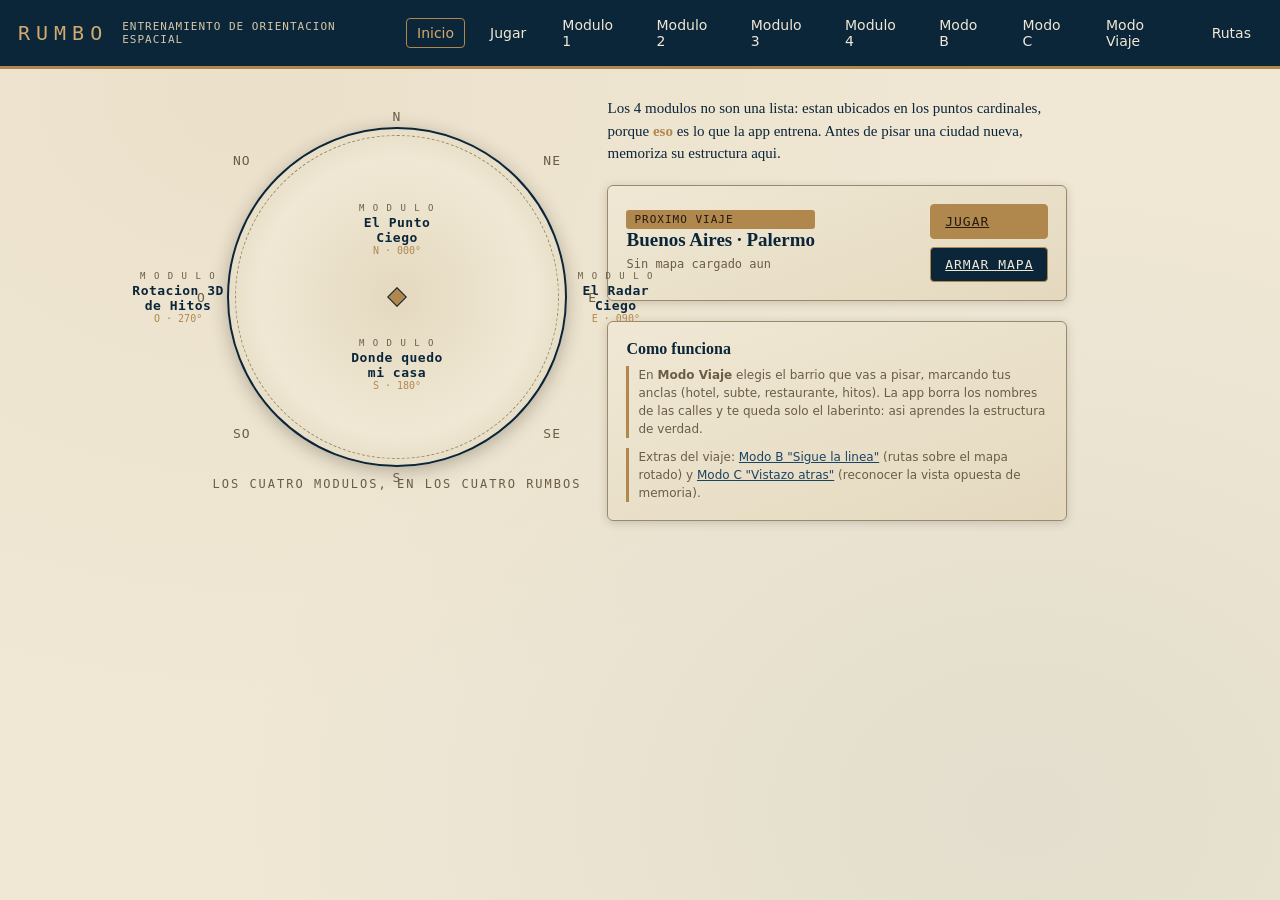
<file: index.html>
<!DOCTYPE html>
<html lang="es-AR">
<head>
  <meta charset="UTF-8">
  <meta name="viewport" content="width=device-width, initial-scale=1.0, viewport-fit=cover">
  <title>RUMBO - Entrenamiento de orientacion</title>
  <meta name="description" content="Entrena tu sentido de la orientacion antes de viajar.">
  <meta name="theme-color" content="#0b2539">
  <link rel="manifest" href="manifest.webmanifest">
  <link rel="icon" href="icons/icono.svg" type="image/svg+xml">
  <link rel="stylesheet" href="css/estilos.css">
</head>
<body>

  <header class="topbar">
    <div class="titulo">RUMBO</div>
    <div class="sub">ENTRENAMIENTO DE ORIENTACION ESPACIAL</div>
    <div class="spacer"></div>
    <a href="index.html" class="activo">Inicio</a>
    <a href="juego.html">Jugar</a>
    <a href="modulo1.html">Modulo 1</a>
    <a href="modulo2.html">Modulo 2</a>
    <a href="modulo3.html">Modulo 3</a>
    <a href="modulo4.html">Modulo 4</a>
    <a href="modulob.html">Modo B</a>
    <a href="moduloc.html">Modo C</a>
    <a href="mapa.html">Modo Viaje</a>
    <a href="rutas.html">Rutas</a>
  </header>

  <main class="inicio-wrap">

    <section class="rosa-col">
      <div class="rosa">
        <div class="circulo"></div>
        <div class="rosa-grados"></div>

        <span class="cardinal c0">N</span>
        <span class="cardinal c45">NE</span>
        <span class="cardinal c90">E</span>
        <span class="cardinal c135">SE</span>
        <span class="cardinal c180">S</span>
        <span class="cardinal c225">SO</span>
        <span class="cardinal c270">O</span>
        <span class="cardinal c315">NO</span>

        <a class="modulo n" href="modulo1.html" data-mod="1">
          <span class="med">M O D U L O</span>
          <span class="nom">El Punto Ciego</span>
          <span class="grado">N &middot; 000&deg;</span>
        </a>
        <a class="modulo e" href="modulo2.html" data-mod="2">
          <span class="med">M O D U L O</span>
          <span class="nom">El Radar Ciego</span>
          <span class="grado">E &middot; 090&deg;</span>
        </a>
        <a class="modulo s" href="modulo3.html" data-mod="3">
          <span class="med">M O D U L O</span>
          <span class="nom">Donde quedo mi casa</span>
          <span class="grado">S &middot; 180&deg;</span>
        </a>
        <a class="modulo o" href="modulo4.html" data-mod="4">
          <span class="med">M O D U L O</span>
          <span class="nom">Rotacion 3D de Hitos</span>
          <span class="grado">O &middot; 270&deg;</span>
        </a>

        <div class="punto"></div>
      </div>
      <div class="rosa-caption">LOS CUATRO MODULOS, EN LOS CUATRO RUMBOS</div>
    </section>

    <section class="col-der">
      <div class="saludo">
        Los 4 modulos no son una lista: estan ubicados en los puntos cardinales,
        porque <strong>eso</strong> es lo que la app entrena. Antes de pisar una ciudad nueva,
        memoriza su estructura aqui.
      </div>

      <div class="tarjeta viaje-card" id="viaje-card">
        <div>
          <div class="badge">PROXIMO VIAJE</div>
          <div class="nombre" id="viaje-nombre">Buenos Aires &middot; Palermo</div>
          <div class="datos" id="viaje-datos">Sin mapa cargado aun</div>
        </div>
        <div class="acciones">
          <a class="btn bronce" href="juego.html">Jugar</a>
          <a class="btn" href="mapa.html">Armar mapa</a>
        </div>
      </div>

      <div class="tarjeta">
        <h3>Como funciona</h3>
        <div class="hint">
          En <strong>Modo Viaje</strong> elegis el barrio que vas a pisar, marcando tus anclas
          (hotel, subte, restaurante, hitos). La app borra los nombres de las calles y te queda
          solo el laberinto: asi aprendes la estructura de verdad.
        </div>
        <div class="hint" style="margin-top:10px;">
          Extras del viaje: <a href="modulob.html">Modo B "Sigue la linea"</a> (rutas sobre el
          mapa rotado) y <a href="moduloc.html">Modo C "Vistazo atras"</a> (reconocer la vista
          opuesta de memoria).
        </div>
      </div>
    </section>

  </main>

  <script>
    var viaje = null;
    try {
      var todos = JSON.parse(localStorage.getItem("rumbo_viajes") || "{}") || {};
      var ids = Object.keys(todos);
      if (ids.length) {
        var aid = localStorage.getItem("rumbo_activo");
        viaje = (aid && todos[aid]) ? todos[aid] : todos[ids[0]];
      } else {
        viaje = JSON.parse(localStorage.getItem("rumbo_viaje") || "null");
      }
    } catch (e) {}
    if (viaje && viaje.anclas) {
      document.getElementById("viaje-nombre").textContent = viaje.nombre;
      document.getElementById("viaje-datos").innerHTML =
        '<span class="mono">' + viaje.anclas.length + "</span> anclas &middot; <span class=\"mono\">" +
        (viaje.esqueleto ? "esqueleto listo" : "esqueleto pendiente") + "</span>";
    }
    if (navigator.serviceWorker) {
      navigator.serviceWorker.register("sw.js").catch(function () {});
    }
  </script>
</body>
</html>
</file>
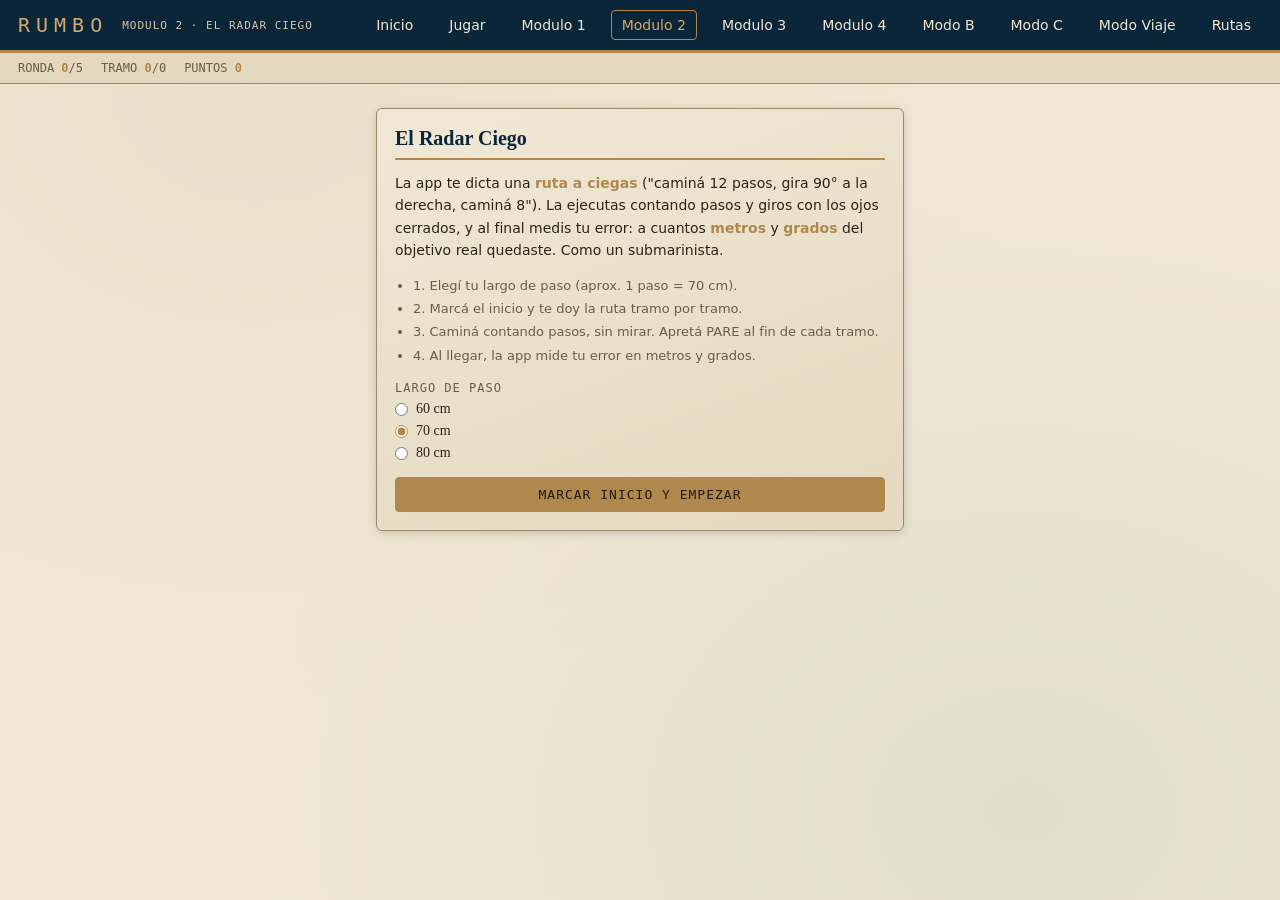
<file: modulo2.html>
<!DOCTYPE html>
<html lang="es-AR">
<head>
  <meta charset="UTF-8">
  <meta name="viewport" content="width=device-width, initial-scale=1.0, viewport-fit=cover">
  <title>RUMBO - Modulo 2: El Radar Ciego</title>
  <meta name="theme-color" content="#0b2539">
  <link rel="manifest" href="manifest.webmanifest">
  <link rel="icon" href="icons/icono.svg" type="image/svg+xml">
  <link rel="stylesheet" href="css/estilos.css">
</head>
<body>

  <header class="topbar">
    <div class="titulo">RUMBO</div>
    <div class="sub">MODULO 2 &middot; EL RADAR CIEGO</div>
    <div class="spacer"></div>
    <a href="index.html">Inicio</a>
    <a href="juego.html">Jugar</a>
    <a href="modulo1.html">Modulo 1</a>
    <a href="modulo2.html" class="activo">Modulo 2</a>
    <a href="modulo3.html">Modulo 3</a>
    <a href="modulo4.html">Modulo 4</a>
    <a href="modulob.html">Modo B</a>
    <a href="moduloc.html">Modo C</a>
    <a href="mapa.html">Modo Viaje</a>
    <a href="rutas.html">Rutas</a>
  </header>

  <div class="estado">
    <span>RONDA <span class="num" id="ronda-actual">0</span>/<span id="ronda-total" class="mono">5</span></span>
    <span>TRAMO <span class="num" id="tramo-actual">0</span>/<span id="tramo-total" class="mono">0</span></span>
    <span>PUNTOS <span class="num" id="puntaje">0</span></span>
  </div>

  <main class="modulo2">

    <section class="tarjeta fase" id="fase-inicial">
      <h2>El Radar Ciego</h2>
      <p class="blurb">
        La app te dicta una <b>ruta a ciegas</b> ("caminá 12 pasos, gira 90&deg;
        a la derecha, caminá 8"). La ejecutas contando pasos y giros con los
        ojos cerrados, y al final medis tu error: a cuantos <b>metros</b> y
        <b>grados</b> del objetivo real quedaste. Como un submarinista.
      </p>
      <ul class="pasos">
        <li>1. Elegí tu largo de paso (aprox. 1 paso = 70 cm).</li>
        <li>2. Marcá el inicio y te doy la ruta tramo por tramo.</li>
        <li>3. Caminá contando pasos, sin mirar. Apretá PARE al fin de cada tramo.</li>
        <li>4. Al llegar, la app mide tu error en metros y grados.</li>
      </ul>
      <div class="paso-opt">
        <span>LARGO DE PASO</span>
        <label><input type="radio" name="paso" value="0.60"> 60 cm</label>
        <label><input type="radio" name="paso" value="0.70" checked> 70 cm</label>
        <label><input type="radio" name="paso" value="0.80"> 80 cm</label>
      </div>
      <button class="btn bronce" id="btn-iniciar">Marcar inicio y empezar</button>
      <div class="aviso" id="aviso-sin-gps" hidden>
        Atencion: este navegador no reporta GPS. Anda a un celular al aire libre
        para el juego real; aca usamos la simulacion.
      </div>
    </section>

    <section class="tarjeta fase" id="fase-caminar" hidden>
      <h2 id="ruta-titulo">Ruta</h2>
      <div class="ruta" id="ruta-lista"></div>
      <div class="hint">
        Contá los pasos y los giros con los ojos cerrados o mirando de reojo.
        No mires el mapa: confia en tu cuerpo.
      </div>
      <button class="btn bronce" id="btn-parar">PARE</button>
      <button class="btn" id="btn-descartar">Descartar y rehacer la ruta</button>
    </section>

    <section class="tarjeta fase" id="fase-resultado" hidden>
      <h2>Ronda resuelta</h2>
      <div class="distancia-grande" id="error-distancia">-- m</div>
      <div class="resumen-filas" id="resultado-feedback"></div>
      <button class="btn bronce" id="btn-siguiente">Siguiente ronda</button>
    </section>

    <section class="tarjeta fase" id="fase-resumen" hidden>
      <h2>Fin de la sesion</h2>
      <div class="resumen-filas" id="resumen-filas"></div>
      <button class="btn bronce" id="btn-repetir">Volver a empezar</button>
    </section>

    <section class="tarjeta sim" id="sim" hidden>
      <h2>Simulacion (sin GPS)</h2>
      <div class="hint">Simula donde te quedaste parado respecto del objetivo.</div>
      <div class="paso-opt">
        <span>ERROR EN DISTANCIA</span>
        <input type="range" id="sim-dist" min="0" max="15" step="0.5" value="4" style="width:100%">
        <div class="mono" id="sim-dist-lectura">4.0 m</div>
      </div>
      <div class="paso-opt">
        <span>ERROR EN ANGULO</span>
        <input type="range" id="sim-ang" min="-45" max="45" value="0" style="width:100%">
        <div class="mono" id="sim-ang-lectura">0&deg;</div>
      </div>
    </section>

  </main>

  <script src="js/base.js"></script>
  <script src="js/modulo2.js"></script>
</body>
</html>
</file>
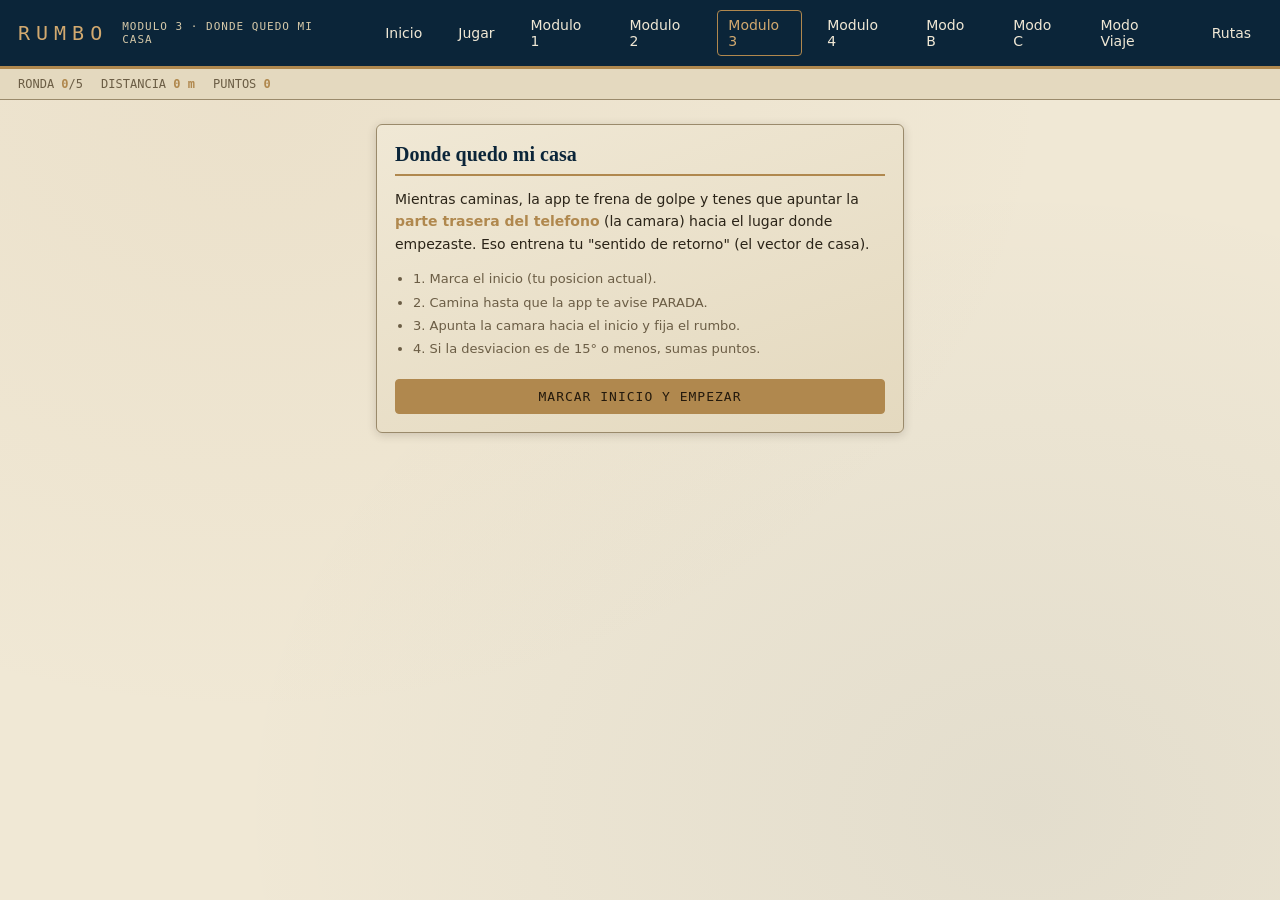
<file: modulo3.html>
<!DOCTYPE html>
<html lang="es-AR">
<head>
  <meta charset="UTF-8">
  <meta name="viewport" content="width=device-width, initial-scale=1.0, viewport-fit=cover">
  <title>RUMBO - Modulo 3: Donde quedo mi casa</title>
  <meta name="theme-color" content="#0b2539">
  <link rel="manifest" href="manifest.webmanifest">
  <link rel="icon" href="icons/icono.svg" type="image/svg+xml">
  <link rel="stylesheet" href="css/estilos.css">
</head>
<body>

  <header class="topbar">
    <div class="titulo">RUMBO</div>
    <div class="sub">MODULO 3 &middot; DONDE QUEDO MI CASA</div>
    <div class="spacer"></div>
    <a href="index.html">Inicio</a>
    <a href="juego.html">Jugar</a>
    <a href="modulo1.html">Modulo 1</a>
    <a href="modulo2.html">Modulo 2</a>
    <a href="modulo3.html" class="activo">Modulo 3</a>
    <a href="modulo4.html">Modulo 4</a>
    <a href="modulob.html">Modo B</a>
    <a href="moduloc.html">Modo C</a>
    <a href="mapa.html">Modo Viaje</a>
    <a href="rutas.html">Rutas</a>
  </header>

  <div class="estado">
    <span>RONDA <span class="num" id="ronda-actual">0</span>/<span id="ronda-total" class="mono">5</span></span>
    <span>DISTANCIA <span class="num" id="dist-lectura">0 m</span></span>
    <span>PUNTOS <span class="num" id="puntaje">0</span></span>
  </div>

  <main class="modulo3">

    <section class="tarjeta fase" id="fase-inicial">
      <h2>Donde quedo mi casa</h2>
      <p class="blurb">
        Mientras caminas, la app te frena de golpe y tenes que apuntar la
        <b>parte trasera del telefono</b> (la camara) hacia el lugar donde
        empezaste. Eso entrena tu "sentido de retorno" (el vector de casa).
      </p>
      <ul class="pasos">
        <li>1. Marca el inicio (tu posicion actual).</li>
        <li>2. Camina hasta que la app te avise PARADA.</li>
        <li>3. Apunta la camara hacia el inicio y fija el rumbo.</li>
        <li>4. Si la desviacion es de 15&deg; o menos, sumas puntos.</li>
      </ul>
      <button class="btn bronce" id="btn-iniciar">Marcar inicio y empezar</button>
      <div class="aviso" id="aviso-sin-brujula" hidden>
        Atencion: este navegador no reporta brujula. Anda a un celular para el
        juego real; aca usamos la simulacion.
      </div>
    </section>

    <section class="tarjeta fase" id="fase-caminar" hidden>
      <h2>Camina</h2>
      <p class="blurb" id="instruccion-caminar"></p>
      <div class="distancia-grande mono" id="dist-grande">0 m</div>
      <div class="hint">No mires mapas: confia en tu sentido. Te aviso cuando parar.</div>
      <button class="btn" id="btn-medir-ahora">Ya estoy lejos, medir</button>
    </section>

    <section class="tarjeta fase" id="fase-parada" hidden>
      <h2 class="parada-titulo">PARADA</h2>
      <p class="blurb" id="parada-info">
        Apunta la parte trasera del telefono (la camara) hacia donde empezaste.
      </p>
      <div class="compas-modo">
        <div class="titulo">TU TELEFONO APUNTA A</div>
        <svg id="gauge" viewBox="-110 -110 220 220" aria-label="Brujula en vivo">
          <circle r="100" fill="var(--navy-2)" stroke="var(--bronce)" stroke-width="2"></circle>
          <circle r="88" fill="none" stroke="var(--bronce)" stroke-width="1" stroke-dasharray="2 6"></circle>
          <g id="ticks-gauge"></g>
          <g id="letras-gauge"></g>
          <g id="aguja-gauge" transform="rotate(0)">
            <polygon points="0,-85 6,0 0,-6 -6,0" fill="var(--bronce-claro)"></polygon>
            <polygon points="0,85 6,0 0,6 -6,0" fill="var(--navy-3)"></polygon>
          </g>
          <circle r="5" fill="var(--paper)" stroke="var(--navy)" stroke-width="2"></circle>
        </svg>
        <div class="lectura"><span id="gauge-lectura">--</span></div>
        <div class="desviacion" id="desviacion">Desviacion: --</div>
      </div>
      <button class="btn bronce" id="btn-fijar">Fijar rumbo</button>
    </section>

    <section class="tarjeta fase" id="fase-resultado" hidden>
      <h2>Ronda resuelta</h2>
      <div class="resumen-filas" id="resultado-feedback"></div>
      <button class="btn bronce" id="btn-siguiente">Seguir caminando</button>
    </section>

    <section class="tarjeta fase" id="fase-resumen" hidden>
      <h2>Fin de la sesion</h2>
      <div class="resumen-filas" id="resumen-filas"></div>
      <button class="btn bronce" id="btn-repetir">Volver a empezar</button>
    </section>

    <section class="tarjeta sim" id="sim" hidden>
      <h2>Simulacion (sin brujula)</h2>
      <div class="hint">Arrastra para simular hacia donde apunta tu telefono.</div>
      <input type="range" id="sim-slider" min="0" max="359" value="0" style="width:100%">
      <div class="mono" id="sim-lectura">000&deg;</div>
    </section>

  </main>

  <script src="js/base.js"></script>
  <script src="js/modulo3.js"></script>
</body>
</html>
</file>
<file: css/estilos.css>
:root {
  --navy: #0b2539;
  --navy-2: #12324e;
  --navy-3: #1c4363;
  --paper: #f0e8d5;
  --paper-2: #e4d9bf;
  --paper-3: #d5c8a8;
  --bronce: #b0884e;
  --bronce-claro: #d2a96f;
  --tinta: #2b2418;
  --tinta-suave: #6b5d45;
  --marco: #9a8a6b;
  --mono: "Cascadia Mono", "Consolas", ui-monospace, monospace;
  --serif: "Georgia", "Times New Roman", serif;
  --sans: "Segoe UI", system-ui, sans-serif;
}

* { box-sizing: border-box; margin: 0; padding: 0; }

html, body {
  height: 100%;
  font-family: var(--sans);
  color: var(--tinta);
  background: var(--paper);
  background-image:
    radial-gradient(ellipse at 20% 10%, rgba(176, 136, 78, 0.08) 0%, transparent 55%),
    radial-gradient(ellipse at 80% 90%, rgba(18, 50, 78, 0.06) 0%, transparent 55%);
}

a { color: var(--navy-3); }

.mono { font-family: var(--mono); font-variant-numeric: tabular-nums; }

/* ---------- Barra superior ---------- */
.topbar {
  display: flex;
  align-items: center;
  gap: 14px;
  padding: 10px 18px;
  background: var(--navy);
  color: var(--paper);
  border-bottom: 3px solid var(--bronce);
  position: sticky;
  top: 0;
  z-index: 1000;
}
.topbar .titulo {
  font-family: var(--mono);
  font-size: 20px;
  letter-spacing: 6px;
  text-transform: uppercase;
  color: var(--bronce-claro);
}
.topbar .sub {
  font-family: var(--mono);
  font-size: 11px;
  color: var(--paper-3);
  letter-spacing: 1px;
}
.topbar .spacer { flex: 1; }
.topbar a {
  color: var(--paper);
  text-decoration: none;
  font-size: 14px;
  padding: 6px 10px;
  border: 1px solid transparent;
  border-radius: 4px;
}
.topbar a:hover { border-color: var(--bronce); }
.topbar a.activo { border-color: var(--bronce); color: var(--bronce-claro); }

/* ---------- Tarjetas / paneles ---------- */
.tarjeta {
  background: linear-gradient(160deg, var(--paper) 0%, var(--paper-2) 100%);
  border: 1px solid var(--marco);
  border-radius: 6px;
  box-shadow: 0 2px 10px rgba(43, 36, 24, 0.18);
  padding: 18px;
}
.tarjeta h2 {
  font-family: var(--serif);
  font-weight: 600;
  color: var(--navy);
  font-size: 20px;
  border-bottom: 2px solid var(--bronce);
  padding-bottom: 8px;
  margin-bottom: 12px;
}
.tarjeta h3 { font-family: var(--serif); color: var(--navy); font-size: 16px; margin-bottom: 8px; }

.btn {
  font-family: var(--mono);
  font-size: 13px;
  letter-spacing: 1px;
  text-transform: uppercase;
  padding: 9px 14px;
  border-radius: 4px;
  border: 1px solid var(--bronce);
  background: var(--navy);
  color: var(--paper);
  cursor: pointer;
  transition: background 0.15s ease;
}
.btn:hover { background: var(--navy-3); }
.btn.bronce { background: var(--bronce); color: #241a0d; }
.btn.bronce:hover { background: var(--bronce-claro); }
.btn.papel { background: var(--paper-2); color: var(--navy); border-color: var(--marco); }
.btn.papel:hover { background: var(--paper-3); }
.btn:disabled { opacity: 0.45; cursor: not-allowed; }

/* ---------- Pantalla 01: Inicio ---------- */
.inicio-wrap {
  display: flex;
  gap: 26px;
  flex-wrap: wrap;
  justify-content: center;
  align-items: center;
  padding: 28px 18px 40px;
  max-width: 1100px;
  margin: 0 auto;
}

.rosa-col { display: flex; flex-direction: column; align-items: center; gap: 10px; }
.rosa-caption { font-family: var(--mono); font-size: 12px; letter-spacing: 2px; color: var(--tinta-suave); }

/* rosa de los vientos */
.rosa { position: relative; width: 340px; height: 340px; }
.rosa .circulo {
  position: absolute; inset: 0;
  border-radius: 50%;
  border: 2px solid var(--navy);
  background: radial-gradient(circle, var(--paper-2) 0%, var(--paper) 58%, var(--paper-3) 100%);
  box-shadow: 0 4px 18px rgba(43,36,24,0.3);
}
.rosa .rosa-grados {
  position: absolute; inset: 8px; border-radius: 50%;
  border: 1px dashed var(--marco);
}
.rosa .cardinal {
  position: absolute;
  font-family: var(--mono);
  font-size: 13px;
  letter-spacing: 1px;
  color: var(--tinta-suave);
}
.rosa .cardinal.c0  { top: -18px;  left: 50%; transform: translateX(-50%); }
.rosa .cardinal.c45 { top: 26px;   right: 6px; }
.rosa .cardinal.c90 { top: 50%;    right: -30px; transform: translateY(-50%); }
.rosa .cardinal.c135{ bottom: 26px; right: 6px; }
.rosa .cardinal.c180{ bottom: -18px; left: 50%; transform: translateX(-50%); }
.rosa .cardinal.c225{ bottom: 26px; left: 6px; }
.rosa .cardinal.c270{ top: 50%;    left: -30px; transform: translateY(-50%); }
.rosa .cardinal.c315{ top: 26px;   left: 6px; }

.rosa .punto { position: absolute; top: 50%; left: 50%; width: 14px; height: 14px; transform: translate(-50%, -50%) rotate(45deg); background: var(--bronce); border: 1px solid var(--navy); }

/* módulos en los puntos cardinales */
.modulo {
  position: absolute;
  width: 96px;
  text-align: center;
  transform: translate(-50%, -50%);
  font-family: var(--mono);
  text-decoration: none;
  color: var(--navy);
  display: block;
  z-index: 5;
}
.modulo .med { display: block; font-size: 9px; letter-spacing: 1.5px; color: var(--tinta-suave); }
.modulo .nom { display: block; font-size: 13px; font-weight: 700; letter-spacing: 0.5px; margin-top: 2px; }
.modulo .nom:hover { color: var(--bronce); }
.modulo.n { top: 50%; left: 50%; transform: translate(-50%, -178%); }
.modulo.e { top: 50%; left: 50%; transform: translate(178%, -50%); }
.modulo.s { top: 50%; left: 50%; transform: translate(-50%, 78%); }
.modulo.o { top: 50%; left: 50%; transform: translate(-278%, -50%); }
.modulo .grado { display: block; font-size: 10px; color: var(--bronce); }

.col-der { flex: 1; min-width: 320px; max-width: 460px; display: flex; flex-direction: column; gap: 20px; }
.col-der .saludo { font-family: var(--serif); color: var(--navy); font-size: 15px; line-height: 1.5; }
.col-der .saludo strong { color: var(--bronce); }

.viaje-card { display: flex; align-items: center; gap: 14px; }
.viaje-card .badge {
  font-family: var(--mono); font-size: 11px; letter-spacing: 1px;
  background: var(--bronce); color: #241a0d; padding: 3px 8px; border-radius: 3px;
}
.viaje-card .nombre { font-family: var(--serif); font-size: 19px; color: var(--navy); font-weight: 600; }
.viaje-card .datos { font-family: var(--mono); font-size: 12px; color: var(--tinta-suave); margin-top: 4px; line-height: 1.6; }
.viaje-card .acciones { margin-left: auto; display: flex; flex-direction: column; gap: 8px; }

/* ---------- Pantalla 02: Modo Viaje ---------- */
.estado { padding: 8px 18px; background: var(--paper-2); border-bottom: 1px solid var(--marco); font-family: var(--mono); font-size: 12px; color: var(--tinta-suave); display: flex; gap: 18px; align-items: center; flex-wrap: wrap; }
.estado .num { color: var(--bronce); font-weight: 700; }

.mapa-layout { display: flex; height: calc(100vh - 112px); }
#mapa { flex: 1; }
#mapa.esqueleto { background: var(--paper-2); }

.panel {
  width: 340px;
  background: var(--paper);
  border-right: 2px solid var(--marco);
  overflow-y: auto;
  -webkit-overflow-scrolling: touch;
  overscroll-behavior: contain;
  padding: 14px;
  display: flex;
  flex-direction: column;
  gap: 16px;
}
.panel h2 { font-family: var(--serif); color: var(--navy); font-size: 16px; border-bottom: 2px solid var(--bronce); padding-bottom: 6px; }

.campo { display: flex; gap: 6px; }
.campo input[type="text"] {
  flex: 1;
  font-family: var(--mono); font-size: 13px;
  padding: 8px;
  border: 1px solid var(--marco);
  border-radius: 4px;
  background: #fbf7ec;
  color: var(--tinta);
}
.campo input[type="text"]:focus { outline: 2px solid var(--bronce); }
.campo select {
  flex: 1;
  font-family: var(--mono); font-size: 13px;
  padding: 8px;
  border: 1px solid var(--marco);
  border-radius: 4px;
  background: #fbf7ec;
  color: var(--tinta);
  max-width: 100%;
}
.fila-btns { display: flex; flex-wrap: wrap; gap: 6px; }
.btn.mini { padding: 6px 9px; font-size: 11px; }

.seleccion-tipo { display: flex; flex-wrap: wrap; gap: 6px; }
.chip {
  font-family: var(--mono); font-size: 11px; letter-spacing: 0.5px;
  padding: 6px 9px; border-radius: 4px; border: 1px solid var(--marco);
  background: var(--paper-2); cursor: pointer; color: var(--tinta);
}
.chip.activo { outline: 2px solid var(--navy); }
.chip .pto { display: inline-block; width: 10px; height: 10px; border-radius: 50%; margin-right: 5px; vertical-align: -1px; }

.lista-anclas { display: flex; flex-direction: column; gap: 8px; }
.ancla {
  display: flex; align-items: center; gap: 8px;
  border: 1px solid var(--marco); border-radius: 4px;
  background: #fbf7ec; padding: 7px 9px; font-size: 13px;
}
.ancla .pto { width: 12px; height: 12px; border-radius: 50%; flex-shrink: 0; }
.ancla .nombre { flex: 1; }
.ancla .latlng { font-family: var(--mono); font-size: 10px; color: var(--tinta-suave); }
.ancla .quitar { border: none; background: none; color: #a33; font-size: 15px; cursor: pointer; padding: 2px 4px; }
.ancla .editar { border: 1px solid var(--marco); background: var(--paper-2); color: var(--navy); font-family: var(--mono); font-size: 11px; cursor: pointer; padding: 3px 8px; border-radius: 4px; }
.vacio { font-family: var(--mono); font-size: 12px; color: var(--tinta-suave); font-style: italic; }

.skeleton-info { font-size: 13px; line-height: 1.5; }
.skeleton-info .mono { font-size: 11px; }
.barra-estado { font-family: var(--mono); font-size: 12px; color: var(--navy-3); min-height: 18px; overflow-wrap: anywhere; line-height: 1.4; max-height: 3.2em; overflow-y: auto; }
.barra-estado.error { color: #a33; }

.leyenda { font-size: 12px; display: flex; flex-direction: column; gap: 4px; }
.leyenda .fila { display: flex; align-items: center; gap: 8px; }
.leyenda .fila .muestra { width: 16px; height: 6px; border-radius: 2px; }
.leyenda .fila .tipo { font-family: var(--mono); font-size: 10px; color: var(--tinta-suave); }

.hint { font-size: 12px; color: var(--tinta-suave); line-height: 1.5; border-left: 3px solid var(--bronce); padding-left: 9px; }

/* control de brújula (Modo A, placeholder del diseño) */
.compas-modo {
  border: 1px solid var(--marco); border-radius: 6px; padding: 12px; background: var(--navy); color: var(--paper);
}
.compas-modo .titulo { font-family: var(--mono); font-size: 12px; letter-spacing: 2px; color: var(--bronce-claro); margin-bottom: 8px; }
.compas-modo .lectura { font-family: var(--mono); font-size: 22px; color: var(--paper); }
.compas-modo .lectura span { color: var(--bronce-claro); }
.compas-modo .nota { font-family: var(--mono); font-size: 10px; color: var(--paper-3); margin-top: 6px; }

.leaflet-container { font-family: var(--sans); }
.leaflet-popup-content-wrapper { background: var(--paper); color: var(--tinta); border-radius: 4px; }

/* pines de ancla (marcadores Leaflet) */
.ancla-icono { background: none; border: none; }
.ancla-pin {
  width: 26px; height: 26px;
  border-radius: 50% 50% 50% 0;
  transform: rotate(-45deg);
  border: 2px solid var(--paper);
  box-shadow: 0 1px 5px rgba(0,0,0,0.45);
}
.ancla-pin span {
  position: absolute; top: 50%; left: 50%;
  transform: translate(-50%, -50%) rotate(45deg);
  color: #fff; font-family: var(--mono); font-weight: 700; font-size: 13px;
}
.ancla-pulso {
  position: relative;
  width: 28px; height: 28px;
  border-radius: 50%;
  border: 2px solid var(--paper);
  box-shadow: 0 1px 5px rgba(0,0,0,0.45);
  animation: pulso 1.6s ease-out infinite;
}
.ancla-pulso span {
  position: absolute; top: 50%; left: 50%;
  transform: translate(-50%, -50%);
  color: #fff; font-family: var(--mono); font-weight: 700; font-size: 13px;
}
@keyframes pulso {
  0%   { box-shadow: 0 0 0 0 rgba(201, 162, 39, 0.7), 0 1px 5px rgba(0,0,0,0.45); }
  70%  { box-shadow: 0 0 0 18px rgba(201, 162, 39, 0), 0 1px 5px rgba(0,0,0,0.45); }
  100% { box-shadow: 0 0 0 0 rgba(201, 162, 39, 0), 0 1px 5px rgba(0,0,0,0.45); }
}

/* ---------- Modulo 3: Donde quedo mi casa ---------- */
.modulo3 {
  max-width: 560px;
  margin: 0 auto;
  padding: 24px 16px 40px;
  display: flex;
  flex-direction: column;
  gap: 18px;
}
.modulo3 .blurb { font-size: 14px; line-height: 1.6; margin-bottom: 12px; }
.modulo3 .blurb b { color: var(--bronce); }
.modulo3 .pasos { font-size: 13px; line-height: 1.8; color: var(--tinta-suave); margin: 0 0 14px 18px; }
.modulo3 .aviso {
  margin-top: 12px; font-size: 12px; color: #a33; border: 1px dashed #a33;
  border-radius: 4px; padding: 8px; background: rgba(170, 51, 51, 0.06);
}
.modulo3 .btn { width: 100%; margin-top: 4px; }
.distancia-grande {
  font-size: 56px; text-align: center; color: var(--navy);
  padding: 14px 0; letter-spacing: 2px;
}
.parada-titulo {
  font-family: var(--mono); font-size: 30px; letter-spacing: 8px;
  color: var(--bronce); text-align: center; border-bottom: 2px solid var(--bronce);
  animation: parpadeo 1s steps(2) infinite;
}
@keyframes parpadeo { 50% { opacity: 0.35; } }
#gauge { width: 230px; height: 230px; }
.desviacion { font-family: var(--mono); font-size: 15px; }
.desviacion.ok { color: #7fd08c; }
.desviacion.mal { color: var(--bronce-claro); }

.modulo3 .sim { margin-top: 4px; }

/* ---------- Modulo 1: El Punto Ciego ---------- */
.modulo1 {
  width: 100%;
  max-width: 560px;
  margin: 0 auto;
  padding: 24px 16px 40px;
  display: flex;
  flex-direction: column;
  gap: 18px;
}
.modulo1 .blurb { font-size: 14px; line-height: 1.6; margin-bottom: 12px; }
.modulo1 .blurb b { color: var(--bronce); }
.modulo1 .pasos { font-size: 13px; line-height: 1.8; color: var(--tinta-suave); margin: 0 0 14px 18px; }
.modulo1 .aviso {
  margin-top: 12px; font-size: 13px; color: #a33; border: 1px dashed #a33;
  border-radius: 4px; padding: 10px; background: rgba(170, 51, 51, 0.06);
}
.modulo1 .aviso a { color: var(--bronce); font-weight: 700; }
.modulo1 .btn { width: 100%; margin-top: 4px; }

.mapa-wrap {
  position: relative;
  width: 100%;
  margin: 0 auto;
  max-width: 560px;
  height: 68vh;
  min-height: 420px;
}
#mapa1 { position: absolute; inset: 0; border: 2px solid var(--bronce); border-radius: 6px; background: var(--paper-2); }
#mapa1.rotado180 { transform: rotate(180deg); }
.contador {
  position: absolute; top: 10px; left: 10px;
  font-family: var(--mono); font-size: 34px; font-weight: 700;
  color: var(--paper); background: rgba(11, 37, 57, 0.85);
  border: 1px solid var(--bronce); border-radius: 6px;
  padding: 2px 12px; letter-spacing: 2px;
  pointer-events: none; z-index: 500;
}
.banner-rotado {
  position: absolute; top: 12px; left: 50%; transform: translateX(-50%);
  background: #a33; color: var(--paper);
  font-family: var(--mono); font-size: 12px; letter-spacing: 3px;
  padding: 6px 14px; border-radius: 4px; z-index: 500;
}
.banner-datos {
  width: 100%;
  max-width: 560px;
  margin: 8px auto 0;
  background: var(--navy); color: var(--bronce-claro);
  font-family: var(--mono); font-size: 11px; letter-spacing: 1px;
  padding: 6px 12px; border: 1px solid var(--bronce); border-radius: 4px;
  text-align: center;
}
.banner-datos.warn { background: #a33; color: var(--paper); border-color: #a33; }
.banner-datos a { color: inherit; font-weight: 700; }
.brujula-mapa {
  position: absolute; top: 10px; right: 10px; z-index: 800;
  width: 30px; height: 30px; border-radius: 50%;
  background: rgba(11, 37, 57, 0.85); border: 1px solid var(--bronce);
  display: flex; flex-direction: column; align-items: center; justify-content: center;
  pointer-events: none; line-height: 1;
}
.brujula-mapa .flecha-n { color: var(--bronce-claro); font-size: 9px; display: block; }
.brujula-mapa .letra-n { color: var(--paper); font-family: var(--mono); font-size: 9px; font-weight: 700; display: block; }
.brujula-mapa.abajo .flecha-n { transform: rotate(180deg); }

.consigna1 { font-size: 15px; line-height: 1.7; margin-bottom: 12px; }
.consigna1 b { color: var(--bronce); }
.opciones-dir { display: grid; grid-template-columns: 1fr 1fr; gap: 10px; margin-bottom: 12px; }
.dir {
  display: flex; flex-direction: column; align-items: center; gap: 6px;
  padding: 16px 8px; font-family: var(--serif); font-size: 15px;
  background: var(--paper-2); color: var(--tinta);
  border: 2px solid var(--marco); border-radius: 6px; cursor: pointer;
}
.dir .flecha { font-size: 30px; line-height: 1; color: var(--bronce); }
.dir:hover { border-color: var(--bronce); }
.dir:disabled { cursor: default; }
.dir.ok { border-color: #7fd08c; box-shadow: 0 0 0 2px rgba(127,208,140,0.5); }
.dir.ok .flecha { color: #7fd08c; }
.dir.mal { border-color: #e06a5a; box-shadow: 0 0 0 2px rgba(224,106,90,0.5); }
.dir.gris { opacity: 0.4; }
.feedback1 { border-top: 2px solid var(--bronce); padding-top: 8px; margin-bottom: 10px; }
.feedback1 .rf { display: flex; justify-content: space-between; font-size: 13px; padding: 3px 0; }
.feedback1 .rf b { font-family: var(--mono); }
#btn-siguiente1 { width: 100%; }

.ancla-destino {
  width: 24px; height: 24px; border-radius: 50%;
  border: 3px solid; background: var(--navy);
  display: flex; align-items: center; justify-content: center;
  font-family: var(--mono); font-size: 11px; font-weight: 700; color: var(--paper);
}

/* ---------- Modulo 2: El Radar Ciego ---------- */
.modulo2 {
  max-width: 560px;
  margin: 0 auto;
  padding: 24px 16px 40px;
  display: flex;
  flex-direction: column;
  gap: 18px;
}
.modulo2 .blurb { font-size: 14px; line-height: 1.6; margin-bottom: 12px; }
.modulo2 .blurb b { color: var(--bronce); }
.modulo2 .pasos { font-size: 13px; line-height: 1.8; color: var(--tinta-suave); margin: 0 0 14px 18px; }
.modulo2 .aviso {
  margin-top: 12px; font-size: 12px; color: #a33; border: 1px dashed #a33;
  border-radius: 4px; padding: 8px; background: rgba(170, 51, 51, 0.06);
}
.paso-opt {
  margin: 4px 0 12px; font-family: var(--mono); font-size: 12px;
  letter-spacing: 1px; color: var(--tinta-suave);
  display: flex; flex-direction: column; gap: 6px;
}
.paso-opt label {
  display: flex; align-items: center; gap: 8px;
  font-family: var(--serif); letter-spacing: 0; color: var(--tinta);
  cursor: pointer; font-size: 14px;
}
.paso-opt input[type=radio] { accent-color: var(--bronce); }
.paso-opt input[type=range] { accent-color: var(--bronce); }
.modulo2 .btn { width: 100%; margin-top: 4px; }
.ruta {
  display: flex; flex-direction: column; gap: 8px; margin: 8px 0;
}
.tramo {
  font-size: 14px; line-height: 1.5; color: var(--tinta-suave);
  padding: 10px 12px; border: 1px solid var(--marco); border-radius: 5px;
  background: var(--paper-2);
}
.tramo b { color: var(--bronce); font-family: var(--mono); margin-right: 6px; }
.tramo.activo {
  border: 2px solid var(--bronce); color: var(--tinta);
  background: var(--paper); box-shadow: 0 0 0 3px rgba(176, 136, 78, 0.15);
}
.tramo.hecho { color: var(--tinta-suave); }
.tramo.hecho .mono { color: var(--bronce); }
.modulo2 .sim { margin-top: 4px; }

/* ---------- Modulo 4: Rotacion 3D de Hitos ---------- */
.modulo4 { padding: 16px; max-width: 1200px; margin: 0 auto; }
.modulo4 .blurb { font-size: 14px; line-height: 1.6; margin-bottom: 12px; }
.modulo4 .blurb b { color: var(--bronce); }
.modulo4 .pasos { font-size: 13px; line-height: 1.8; color: var(--tinta-suave); margin: 0 0 14px 18px; }
.modulo4 #fase-inicio .btn { width: 100%; }

#fase-juego { display: flex; gap: 14px; flex-wrap: wrap; }
.mapa4-col { flex: 1.6; min-width: 320px; position: relative; }
#mapa4 {
  width: 100%; height: 60vh; min-height: 400px;
  border: 2px solid var(--bronce); border-radius: 6px;
  background: var(--navy);
}
.etiqueta-vista {
  position: absolute; top: 10px; left: 10px; z-index: 5;
  background: var(--navy); color: var(--bronce-claro);
  font-family: var(--mono); font-size: 12px; letter-spacing: 2px;
  padding: 6px 10px; border: 1px solid var(--bronce); border-radius: 4px;
}
.opciones-col { flex: 1; min-width: 300px; display: flex; flex-direction: column; gap: 12px; }
.consigna4 { font-size: 15px; line-height: 1.6; }
.consigna4 b { color: var(--bronce); }
.opciones-grid { display: grid; grid-template-columns: 1fr 1fr; gap: 10px; }
.opcion {
  position: relative; padding: 0; border: 2px solid var(--marco); border-radius: 6px;
  background: var(--paper-2); cursor: pointer; overflow: hidden;
}
.opcion img { display: block; width: 100%; height: auto; }
.opcion .letra {
  position: absolute; top: 6px; left: 6px;
  background: var(--navy); color: var(--paper);
  font-family: var(--mono); font-size: 12px; font-weight: 700;
  padding: 2px 6px; border-radius: 3px;
}
.opcion:hover { border-color: var(--bronce); }
.opcion:disabled { cursor: default; }
.opcion.ok { border-color: #7fd08c; box-shadow: 0 0 0 2px rgba(127,208,140,0.5); }
.opcion.mal { border-color: #e06a5a; box-shadow: 0 0 0 2px rgba(224,106,90,0.5); }
.opcion.gris { opacity: 0.45; }
.feedback4 { border-top: 2px solid var(--bronce); padding-top: 8px; }
.feedback4 .rf { display: flex; justify-content: space-between; font-size: 13px; padding: 3px 0; }
.feedback4 .rf b { font-family: var(--mono); font-size: 15px; }
.feedback4 .hint { margin-top: 6px; }

.opciones-col .btn { width: 100%; margin-top: 2px; }
#fase-resumen .btn { width: 100%; margin-top: 10px; }
#fase-resumen h2 { margin-bottom: 10px; }

.panel.juego { border-right: none; border-left: 2px solid var(--marco); }
.panel.juego h2 { margin-bottom: 10px; }

.consigna { font-size: 14px; line-height: 1.6; }
.consigna .pto { display: inline-block; width: 10px; height: 10px; border-radius: 50%; margin-right: 5px; }
.consigna i { color: var(--tinta-suave); font-size: 13px; }

.sin-datos { font-size: 14px; line-height: 1.6; color: var(--tinta-suave); }

.compas-modo {
  border: 1px solid var(--marco); border-radius: 6px; padding: 12px;
  background: var(--navy); color: var(--paper);
  display: flex; flex-direction: column; align-items: center; gap: 10px;
}
.compas-modo .titulo { font-family: var(--mono); font-size: 12px; letter-spacing: 2px; color: var(--bronce-claro); }
#brujula { width: 220px; height: 220px; touch-action: none; cursor: grab; user-select: none; }
#brujula:active { cursor: grabbing; }
.compas-modo .lectura { font-family: var(--mono); font-size: 20px; }
.compas-modo .lectura span { color: var(--bronce-claro); }
.compas-modo .cardinales-rapidos { display: flex; gap: 6px; }
.compas-modo .cardinales-rapidos .chip { background: var(--navy-3); color: var(--paper); border-color: var(--bronce); }

.panel.juego .btn { width: 100%; margin-top: 6px; }
.panel.juego #btn-confirmar, .panel.juego #btn-siguiente {
  position: sticky; bottom: 0; z-index: 5;
  box-shadow: 0 -4px 10px rgba(43, 36, 24, 0.25);
}

.resultado { margin-top: 8px; border-top: 2px solid var(--bronce); padding-top: 8px; font-size: 13px; }
.resultado .rf { display: flex; justify-content: space-between; padding: 3px 0; }
.resultado .rf b { font-family: var(--mono); }
.resultado .rf.exacto { color: var(--bronce); font-weight: 700; }
.resultado .rf.total { border-top: 1px dashed var(--marco); margin-top: 4px; padding-top: 6px; font-weight: 700; }

.resumen { font-size: 14px; }
.resumen h3 { font-family: var(--serif); color: var(--navy); margin-bottom: 10px; }
.resumen-filas { display: flex; flex-direction: column; gap: 6px; margin-bottom: 12px; }
.resumen-filas .rf { display: flex; justify-content: space-between; font-size: 13px; }
.resumen-filas .rf b { font-family: var(--mono); font-size: 14px; }
.resumen-filas .rf:nth-child(1) b { color: var(--bronce); font-size: 22px; }

/* ---------- Modo B y Modo C ---------- */
.modulob {
  width: 100%;
  max-width: 560px;
  margin: 0 auto;
  padding: 24px 16px 40px;
  display: flex;
  flex-direction: column;
  gap: 18px;
}
.modulob .blurb { font-size: 14px; line-height: 1.6; margin-bottom: 12px; }
.modulob .blurb b { color: var(--bronce); }
.modulob .pasos { font-size: 13px; line-height: 1.8; color: var(--tinta-suave); margin: 0 0 14px 18px; }
.modulob .aviso {
  margin-top: 12px; font-size: 13px; color: #a33; border: 1px dashed #a33;
  border-radius: 4px; padding: 10px; background: rgba(170, 51, 51, 0.06);
}
.modulob .aviso a { color: var(--bronce); font-weight: 700; }
.modulob .btn { width: 100%; margin-top: 4px; }

/* ---------- Responsive movil ---------- */
#btn-panel { display: none; }
@media (max-width: 560px) {
  .topbar { flex-wrap: wrap; gap: 4px; padding: 6px 10px; }
  .topbar .sub { display: none; }
  .topbar .titulo { font-size: 16px; letter-spacing: 4px; }
  .topbar a { font-size: 12px; padding: 4px 7px; }
  .inicio-wrap { padding: 18px 10px 32px; gap: 18px; }
  .col-der { flex: 0 0 100%; min-width: 0; }
  .rosa { width: 100%; max-width: 330px; height: auto; display: grid;
          grid-template-columns: 1fr 1fr; gap: 12px; }
  .rosa .circulo, .rosa .rosa-grados, .rosa .cardinal, .rosa .punto { display: none; }
  .modulo {
    position: static; transform: none; width: auto;
    border: 1px solid var(--marco); border-radius: 6px;
    background: linear-gradient(160deg, var(--paper) 0%, var(--paper-2) 100%);
    padding: 14px 10px; box-shadow: 0 2px 8px rgba(43,36,24,0.15);
  }
  .modulo.n, .modulo.e, .modulo.s, .modulo.o { transform: none; top: auto; left: auto; }
  .modulo .nom { font-size: 14px; }
  .modulo.n { order: 1; }
  .modulo.e { order: 2; }
  .modulo.s { order: 3; }
  .modulo.o { order: 4; }
  .viaje-card { flex-direction: column; align-items: stretch; text-align: center; }
  .viaje-card .acciones { flex-direction: row; justify-content: center; margin-left: 0; }

  .mapa-layout { flex-direction: column; height: calc(100vh - 102px); height: calc(100dvh - 102px); }
  .panel { width: 100%; max-height: 45%; border-right: none; border-bottom: 2px solid var(--marco); }
  .mapa-layout.panel-cerrado .panel { display: none; }
  #btn-panel { display: inline-block; margin-left: auto; font-family: var(--mono); font-size: 12px; padding: 4px 10px; border-radius: 4px; border: 1px solid var(--marco); background: var(--paper-2); cursor: pointer; color: var(--tinta); }
  .ancla .quitar { font-size: 20px; padding: 8px 12px; }
  .panel.juego { border-left: none; border-top: 2px solid var(--marco); }
  .panel.juego { padding-bottom: 110px; }
  .panel.juego #btn-confirmar, .panel.juego #btn-siguiente {
    position: fixed; bottom: 12px; left: 12px; right: 12px; z-index: 1001;
    margin: 0; border-radius: 8px; padding: 10px 14px;
    box-shadow: 0 -4px 12px rgba(0, 0, 0, 0.35);
  }
  #brujula { width: 150px; height: 150px; }
  .compas-modo { gap: 6px; padding: 8px; }
  .compas-modo .lectura { font-size: 16px; }
  #mapa { flex: 1 1 auto; height: auto; min-height: 240px; }
  .mapa-wrap { height: 58vh; min-height: 320px; }
}

/* ---------- Impresion Modo Viaje ---------- */
#hoja-print { display: none; }
@media print {
  .topbar a, .topbar .spacer, #btn-panel,
  .panel .campo, .panel .fila-btns, .panel .hint,
  .panel .seleccion-tipo, .panel .btn,
  .panel .barra-estado, .panel .skeleton-info,
  .panel .leyenda { display: none !important; }
  .mapa-layout { display: block; height: auto; }
  .mapa-layout.panel-cerrado .panel { display: block; }
  .panel { width: 100%; border: none; overflow: visible; }
  #mapa { height: 420px; }
  #hoja-print { display: block !important; color: #000; }
  #hoja-print .mono { font-family: var(--mono); font-size: 12px; }
  #hoja-print .pa { font-size: 13px; padding: 2px 0; border-bottom: 1px dotted #999; }
}
</file>
